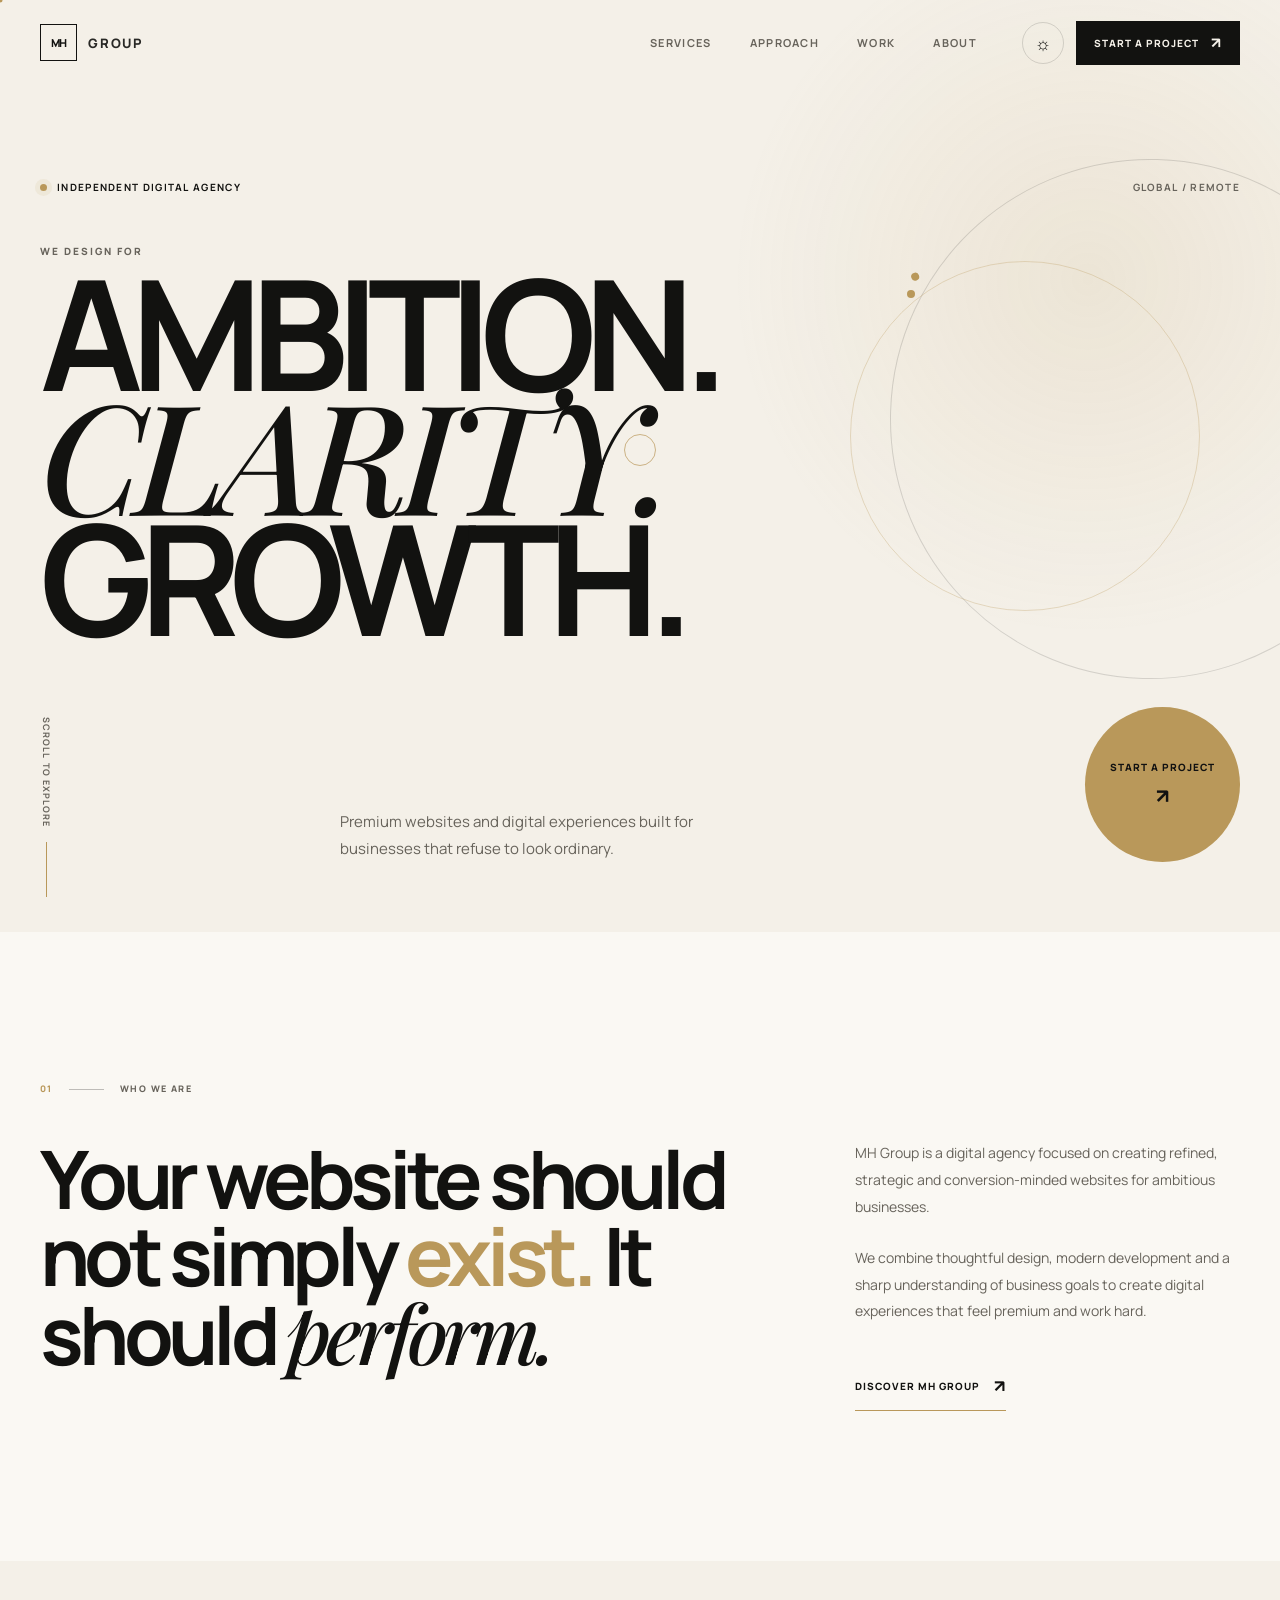
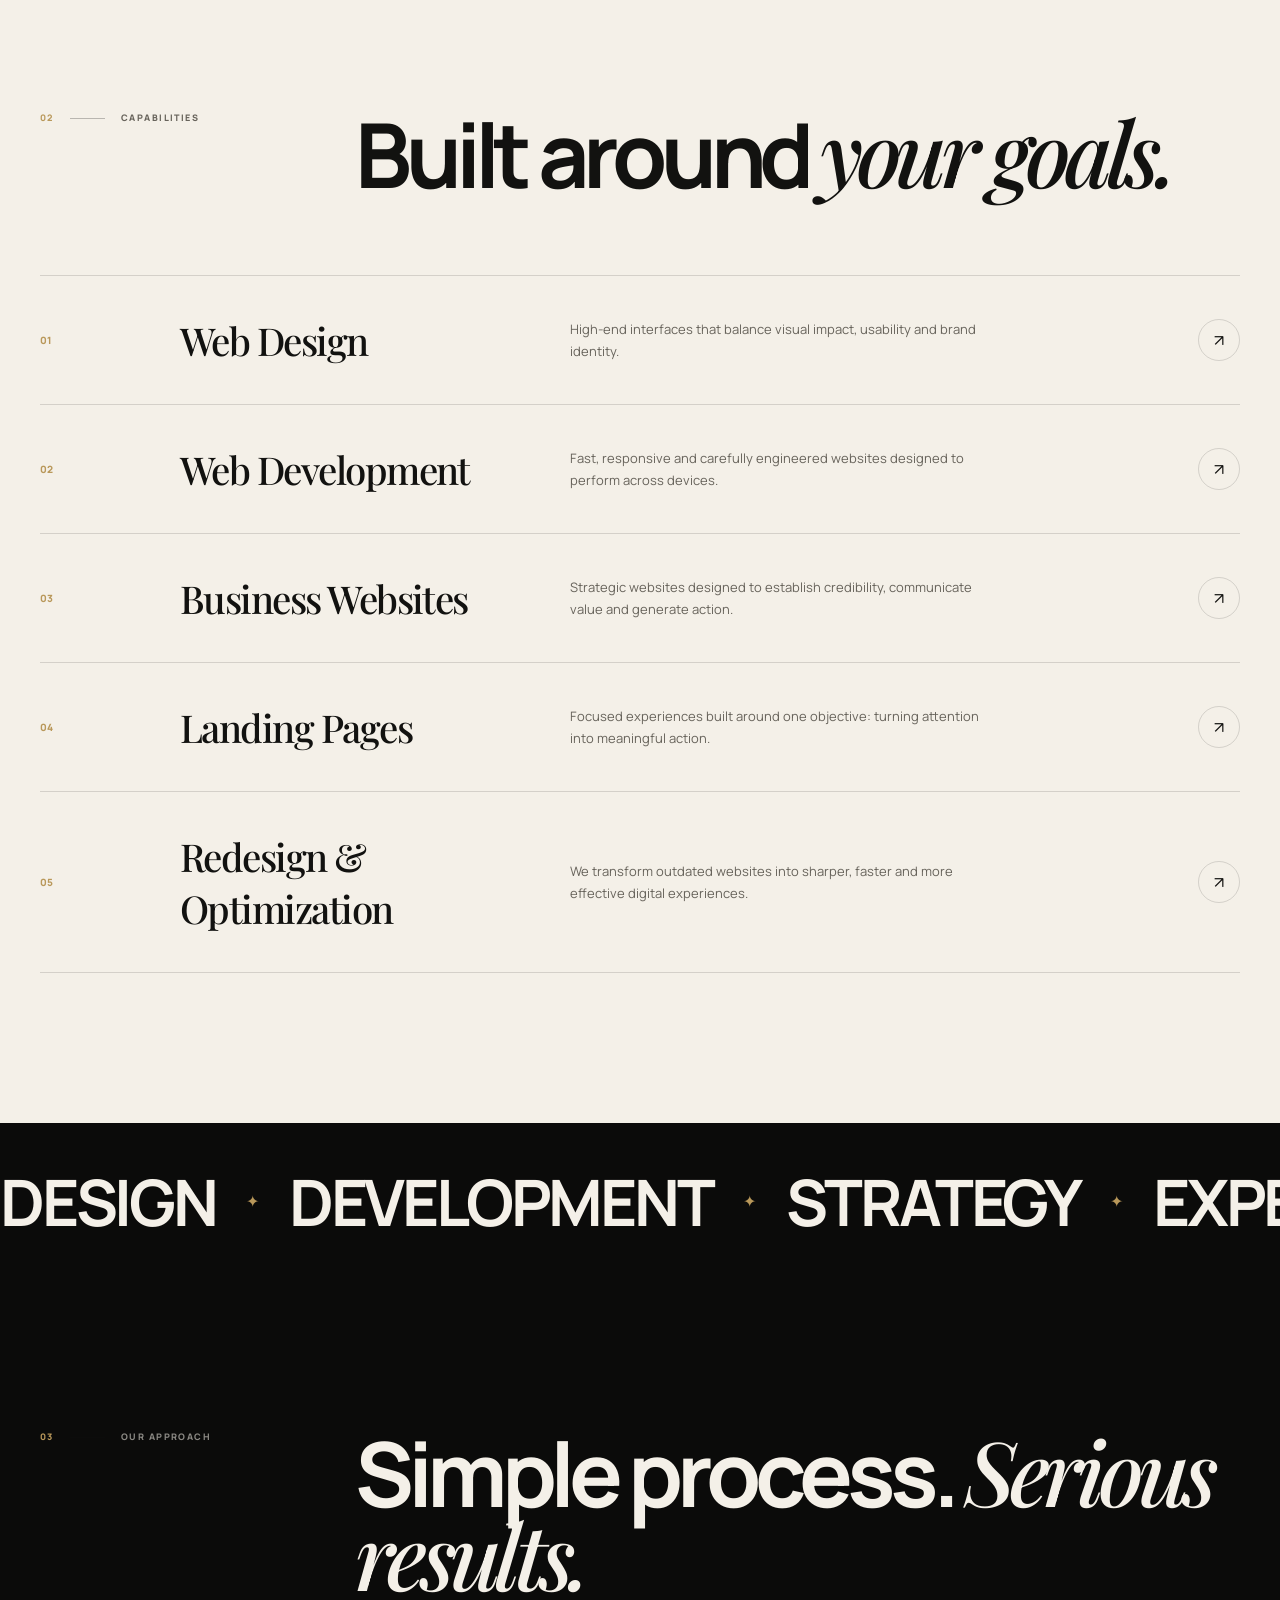
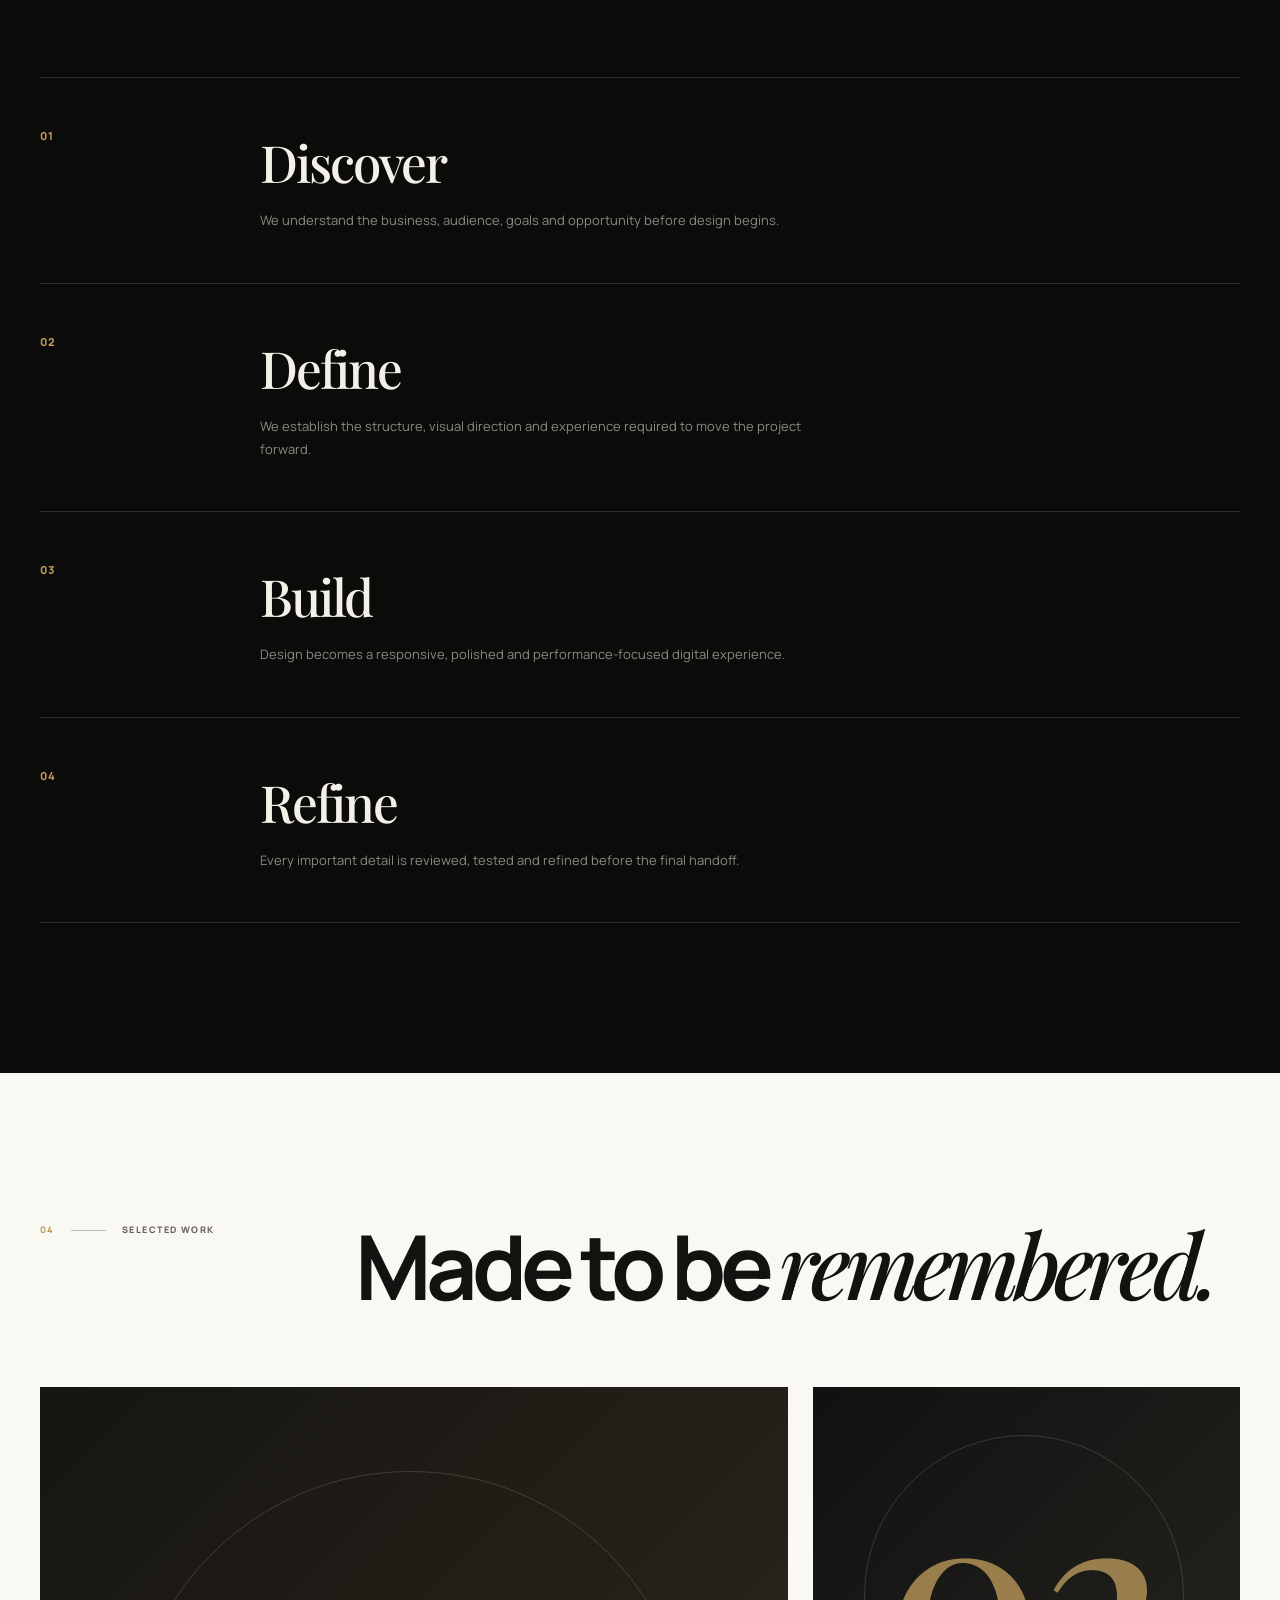
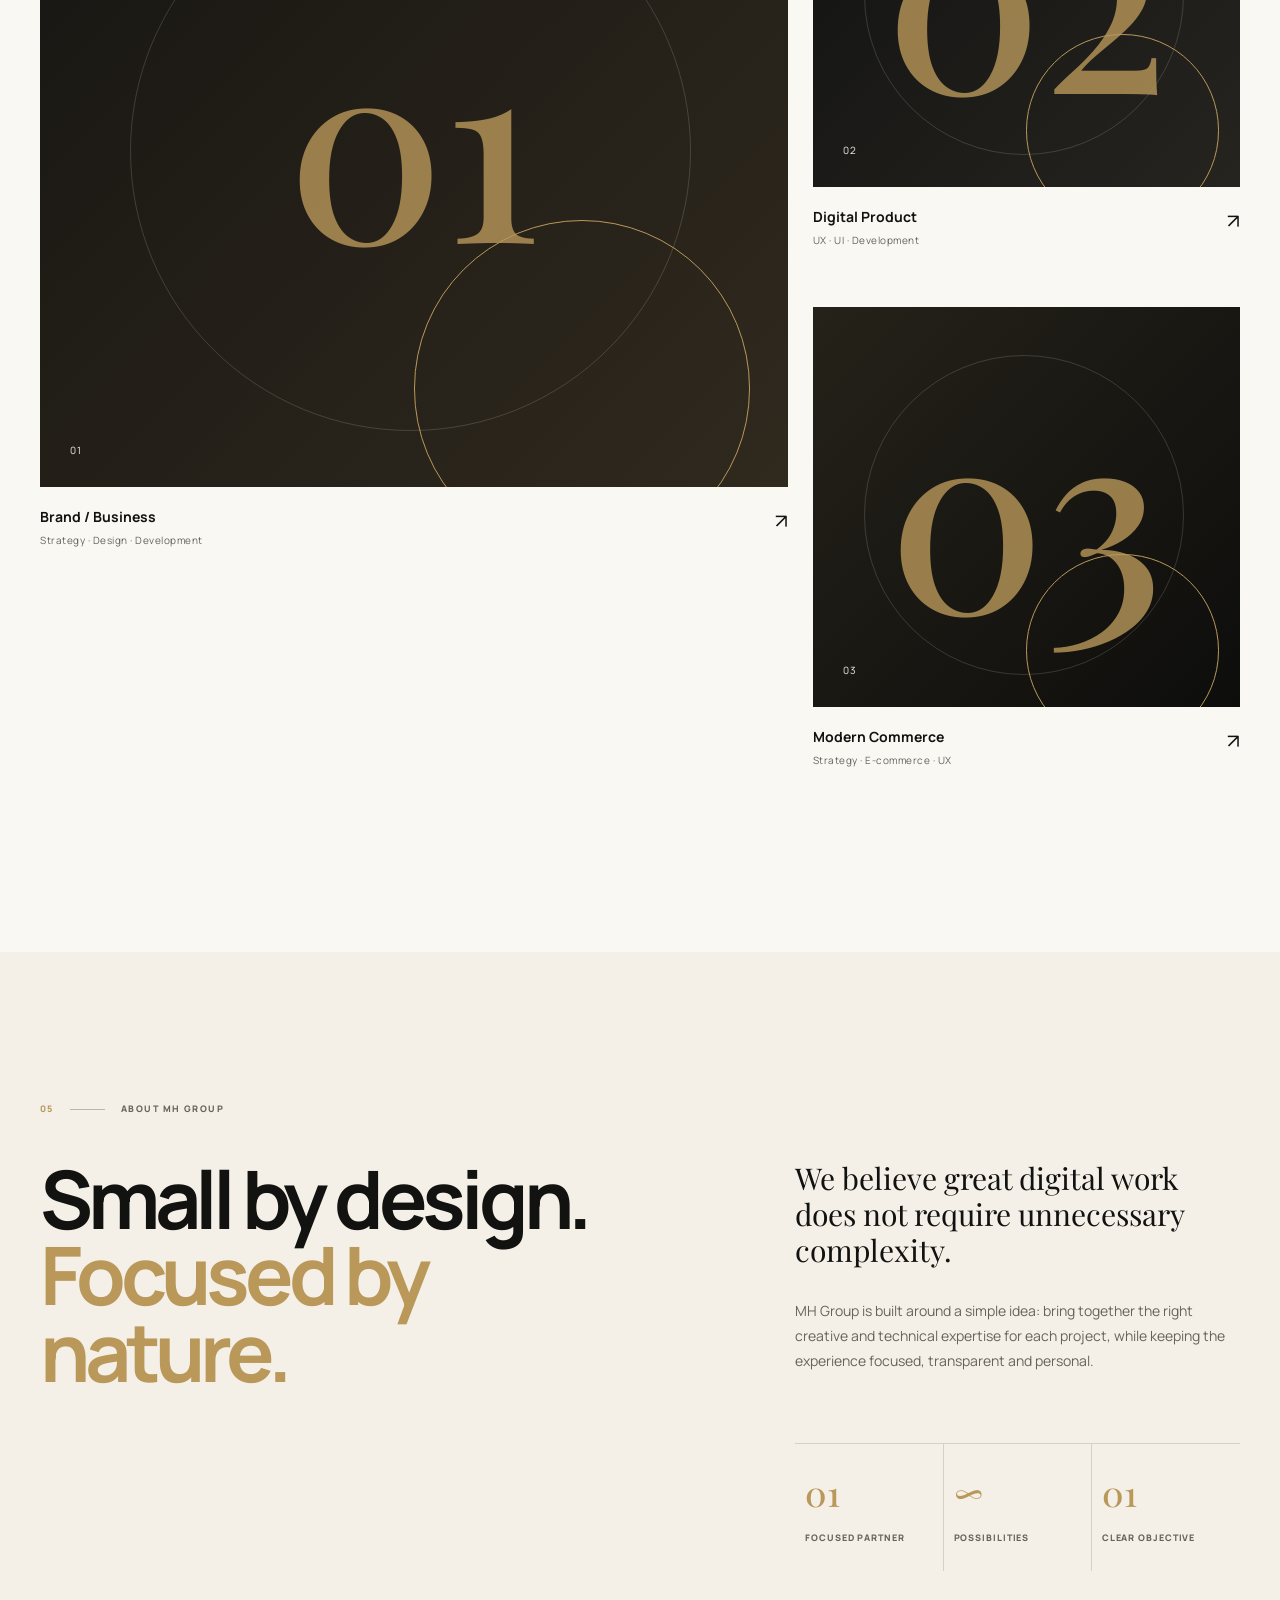
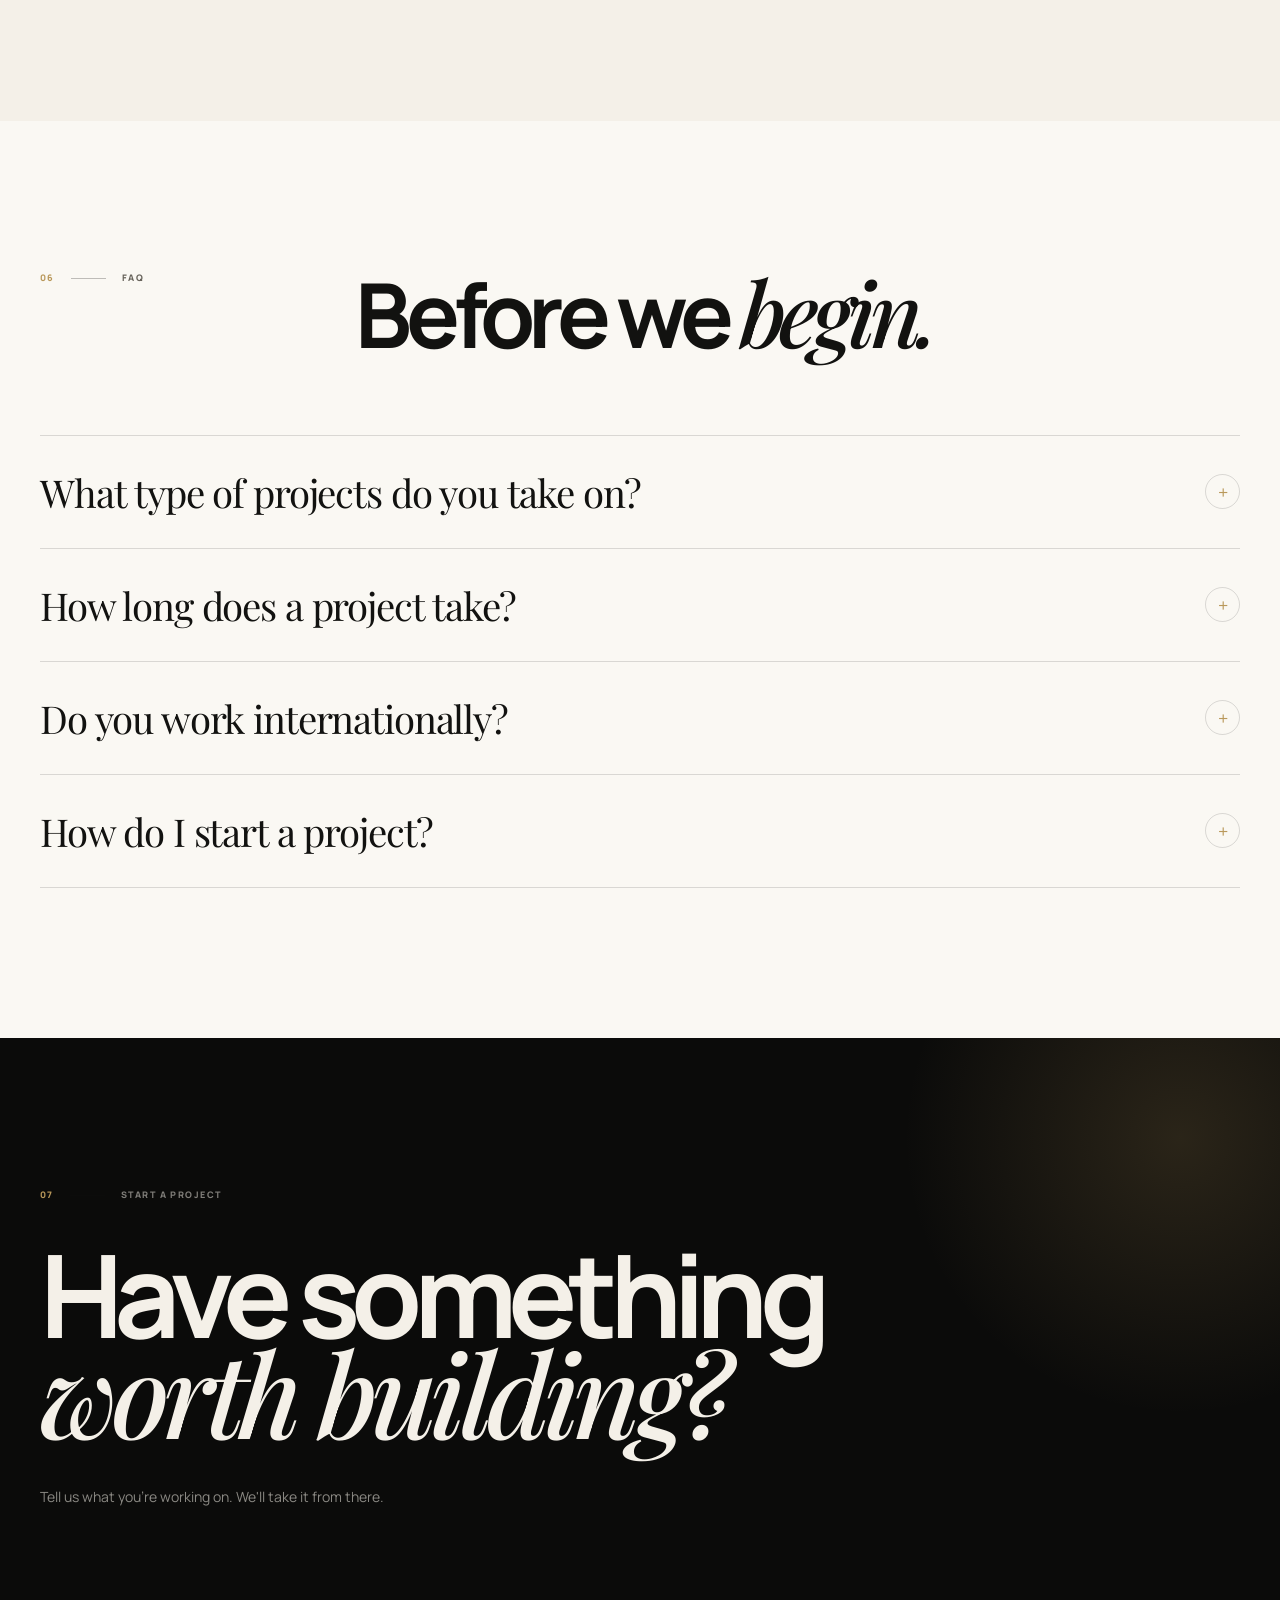
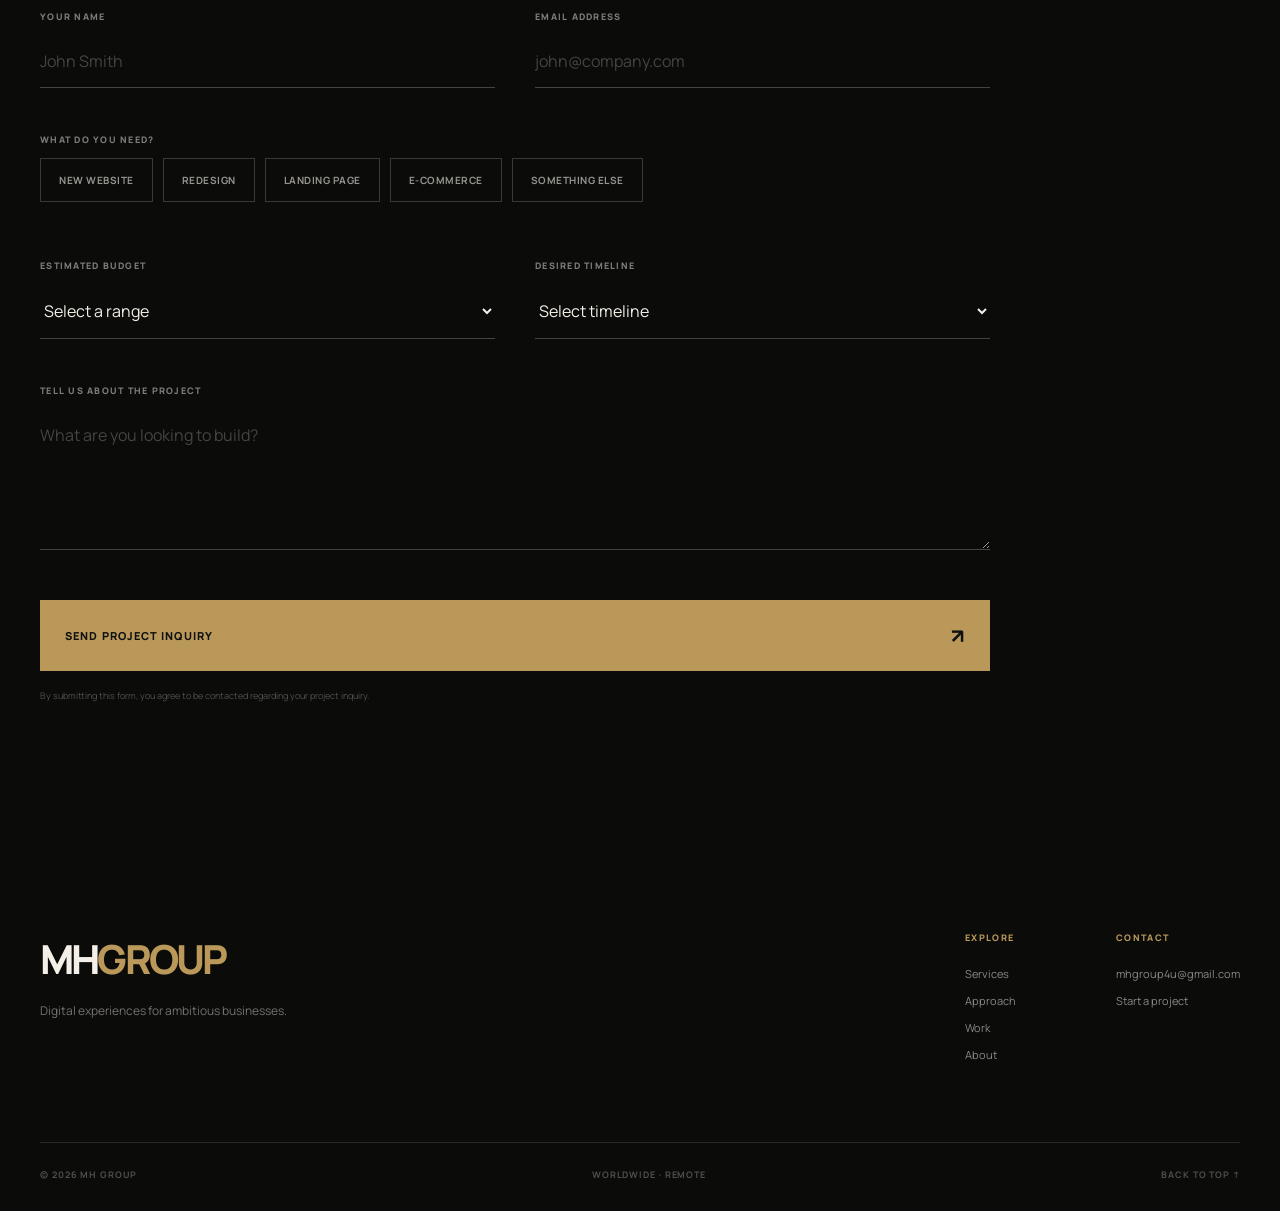
<file: index.html>
<!DOCTYPE html>
<html lang="en">
<head>
  <meta charset="UTF-8" />
  <meta
    name="viewport"
    content="width=device-width, initial-scale=1.0"
  />

  <title>MH Group — Digital Experiences</title>

  <meta
    name="description"
    content="MH Group creates premium websites and digital experiences for ambitious businesses worldwide."
  />

  <meta name="theme-color" content="#f4f0e8" />

  <link rel="preconnect" href="https://fonts.googleapis.com" />
  <link rel="preconnect" href="https://fonts.gstatic.com" crossorigin />

  <link
    href="https://fonts.googleapis.com/css2?family=DM+Sans:wght@400;500;600;700&family=Manrope:wght@400;500;600;700;800&family=Playfair+Display:ital,wght@0,500;0,600;0,700;1,500;1,600&display=swap"
    rel="stylesheet"
  />

  <link rel="stylesheet" href="style.css" />
</head>

<body>

  <!-- =====================================================
       CURSOR
  ====================================================== -->

  <div class="cursor-dot"></div>
  <div class="cursor-ring"></div>


  <!-- =====================================================
       HEADER
  ====================================================== -->

  <header class="site-header" id="top">

    <a href="#home" class="brand" aria-label="MH Group Home">
      <span class="brand-mark">MH</span>
      <span class="brand-name">GROUP</span>
    </a>

    <nav class="desktop-nav" aria-label="Primary navigation">
      <a href="#services">Services</a>
      <a href="#approach">Approach</a>
      <a href="#work">Work</a>
      <a href="#about">About</a>
    </nav>

    <div class="header-actions">

      <button
        class="theme-toggle"
        type="button"
        aria-label="Toggle color theme"
      >
        <span class="theme-icon theme-sun">☼</span>
        <span class="theme-icon theme-moon">☾</span>
      </button>

      <a href="#contact" class="header-cta">
        Start a Project
        <span>↗</span>
      </a>

      <button
        class="menu-toggle"
        type="button"
        aria-label="Open menu"
        aria-expanded="false"
      >
        <span></span>
        <span></span>
      </button>

    </div>

  </header>


  <!-- =====================================================
       MOBILE MENU
  ====================================================== -->

  <div class="mobile-menu">

    <div class="mobile-menu-inner">

      <p class="eyebrow">Navigation</p>

      <nav>
        <a href="#services">Services <span>01</span></a>
        <a href="#approach">Approach <span>02</span></a>
        <a href="#work">Selected Work <span>03</span></a>
        <a href="#about">About <span>04</span></a>
        <a href="#contact">Start a Project <span>05</span></a>
      </nav>

      <div class="mobile-menu-footer">
        <span>Worldwide</span>
        <span>© <span class="year"></span> MH Group</span>
      </div>

    </div>

  </div>


  <main>

    <!-- ===================================================
         HERO
    ==================================================== -->

    <section class="hero section" id="home">

      <div class="hero-noise"></div>

      <div class="hero-orbit orbit-one"></div>
      <div class="hero-orbit orbit-two"></div>

      <div class="hero-content">

        <div class="hero-topline reveal">
          <span class="status-dot"></span>
          <span>Independent Digital Agency</span>

          <span class="hero-location">
            Global / Remote
          </span>
        </div>

        <div class="hero-heading-wrap">

          <p class="hero-small reveal">
            WE DESIGN FOR
          </p>

          <h1 class="hero-title">
            <span class="line reveal">AMBITION.</span>
            <span class="line reveal">
              <em>CLARITY.</em>
            </span>
            <span class="line reveal">GROWTH.</span>
          </h1>

        </div>

        <div class="hero-bottom">

          <p class="hero-description reveal">
            Premium websites and digital experiences
            built for businesses that refuse to look ordinary.
          </p>

          <a href="#contact" class="hero-button magnetic reveal">
            <span>Start a Project</span>
            <span class="button-arrow">↗</span>
          </a>

        </div>

      </div>

      <div class="hero-scroll">
        <span>Scroll to explore</span>
        <span class="scroll-line"></span>
      </div>

    </section>


    <!-- ===================================================
         INTRO
    ==================================================== -->

    <section class="intro section">

      <div class="container">

        <div class="section-meta reveal">
          <span>01</span>
          <span>Who We Are</span>
        </div>

        <div class="intro-grid">

          <h2 class="display-title reveal">
            Your website should not simply
            <span>exist.</span>
            It should
            <i>perform.</i>
          </h2>

          <div class="intro-copy reveal">

            <p>
              MH Group is a digital agency focused on creating
              refined, strategic and conversion-minded websites
              for ambitious businesses.
            </p>

            <p>
              We combine thoughtful design, modern development
              and a sharp understanding of business goals to
              create digital experiences that feel premium
              and work hard.
            </p>

            <a href="#about" class="text-link">
              Discover MH Group
              <span>↗</span>
            </a>

          </div>

        </div>

      </div>

    </section>


    <!-- ===================================================
         SERVICES
    ==================================================== -->

    <section class="services section" id="services">

      <div class="container">

        <div class="section-heading reveal">

          <div class="section-meta">
            <span>02</span>
            <span>Capabilities</span>
          </div>

          <h2>
            Built around
            <em>your goals.</em>
          </h2>

        </div>

        <div class="service-list">

          <article class="service-item reveal">

            <div class="service-number">01</div>

            <div class="service-main">
              <h3>Web Design</h3>

              <p>
                High-end interfaces that balance
                visual impact, usability and brand identity.
              </p>
            </div>

            <div class="service-arrow">↗</div>

          </article>


          <article class="service-item reveal">

            <div class="service-number">02</div>

            <div class="service-main">
              <h3>Web Development</h3>

              <p>
                Fast, responsive and carefully engineered
                websites designed to perform across devices.
              </p>
            </div>

            <div class="service-arrow">↗</div>

          </article>


          <article class="service-item reveal">

            <div class="service-number">03</div>

            <div class="service-main">
              <h3>Business Websites</h3>

              <p>
                Strategic websites designed to establish
                credibility, communicate value and generate action.
              </p>
            </div>

            <div class="service-arrow">↗</div>

          </article>


          <article class="service-item reveal">

            <div class="service-number">04</div>

            <div class="service-main">
              <h3>Landing Pages</h3>

              <p>
                Focused experiences built around one objective:
                turning attention into meaningful action.
              </p>
            </div>

            <div class="service-arrow">↗</div>

          </article>


          <article class="service-item reveal">

            <div class="service-number">05</div>

            <div class="service-main">
              <h3>Redesign &amp; Optimization</h3>

              <p>
                We transform outdated websites into sharper,
                faster and more effective digital experiences.
              </p>
            </div>

            <div class="service-arrow">↗</div>

          </article>

        </div>

      </div>

    </section>


    <!-- ===================================================
         MARQUEE
    ==================================================== -->

    <section class="marquee-section">

      <div class="marquee">

        <div class="marquee-track">

          <span>DESIGN</span>
          <i>✦</i>
          <span>DEVELOPMENT</span>
          <i>✦</i>
          <span>STRATEGY</span>
          <i>✦</i>
          <span>EXPERIENCE</span>
          <i>✦</i>

          <span>DESIGN</span>
          <i>✦</i>
          <span>DEVELOPMENT</span>
          <i>✦</i>
          <span>STRATEGY</span>
          <i>✦</i>
          <span>EXPERIENCE</span>
          <i>✦</i>

        </div>

      </div>

    </section>


    <!-- ===================================================
         APPROACH
    ==================================================== -->

    <section class="approach section" id="approach">

      <div class="container">

        <div class="section-heading reveal">

          <div class="section-meta">
            <span>03</span>
            <span>Our Approach</span>
          </div>

          <h2>
            Simple process.
            <em>Serious results.</em>
          </h2>

        </div>


        <div class="process-list">

          <article class="process-item reveal">

            <div class="process-number">01</div>

            <div>
              <h3>Discover</h3>
              <p>
                We understand the business, audience,
                goals and opportunity before design begins.
              </p>
            </div>

          </article>


          <article class="process-item reveal">

            <div class="process-number">02</div>

            <div>
              <h3>Define</h3>
              <p>
                We establish the structure, visual direction
                and experience required to move the project forward.
              </p>
            </div>

          </article>


          <article class="process-item reveal">

            <div class="process-number">03</div>

            <div>
              <h3>Build</h3>
              <p>
                Design becomes a responsive, polished and
                performance-focused digital experience.
              </p>
            </div>

          </article>


          <article class="process-item reveal">

            <div class="process-number">04</div>

            <div>
              <h3>Refine</h3>
              <p>
                Every important detail is reviewed, tested
                and refined before the final handoff.
              </p>
            </div>

          </article>

        </div>

      </div>

    </section>


    <!-- ===================================================
         WORK
    ==================================================== -->

    <section class="work section" id="work">

      <div class="container">

        <div class="section-heading work-heading reveal">

          <div class="section-meta">
            <span>04</span>
            <span>Selected Work</span>
          </div>

          <h2>
            Made to be
            <em>remembered.</em>
          </h2>

        </div>


        <div class="work-grid">

          <article class="project-card project-large reveal">

            <div class="project-visual project-visual-one">
              <span>01</span>
              <strong>01</strong>
            </div>

            <div class="project-info">
              <div>
                <h3>Brand / Business</h3>
                <p>Strategy · Design · Development</p>
              </div>

              <span>↗</span>
            </div>

          </article>


          <article class="project-card reveal">

            <div class="project-visual project-visual-two">
              <span>02</span>
              <strong>02</strong>
            </div>

            <div class="project-info">
              <div>
                <h3>Digital Product</h3>
                <p>UX · UI · Development</p>
              </div>

              <span>↗</span>
            </div>

          </article>


          <article class="project-card reveal">

            <div class="project-visual project-visual-three">
              <span>03</span>
              <strong>03</strong>
            </div>

            <div class="project-info">
              <div>
                <h3>Modern Commerce</h3>
                <p>Strategy · E-commerce · UX</p>
              </div>

              <span>↗</span>
            </div>

          </article>

        </div>

      </div>

    </section>


    <!-- ===================================================
         ABOUT
    ==================================================== -->

    <section class="about section" id="about">

      <div class="container">

        <div class="section-meta reveal">
          <span>05</span>
          <span>About MH Group</span>
        </div>

        <div class="about-layout">

          <h2 class="display-title reveal">
            Small by design.
            <span>Focused by nature.</span>
          </h2>

          <div class="about-content reveal">

            <p class="about-lead">
              We believe great digital work does not require
              unnecessary complexity.
            </p>

            <p>
              MH Group is built around a simple idea:
              bring together the right creative and technical
              expertise for each project, while keeping the
              experience focused, transparent and personal.
            </p>

            <div class="about-stats">

              <div>
                <strong>01</strong>
                <span>Focused partner</span>
              </div>

              <div>
                <strong>∞</strong>
                <span>Possibilities</span>
              </div>

              <div>
                <strong>01</strong>
                <span>Clear objective</span>
              </div>

            </div>

          </div>

        </div>

      </div>

    </section>


    <!-- ===================================================
         FAQ
    ==================================================== -->

    <section class="faq section">

      <div class="container">

        <div class="section-heading reveal">

          <div class="section-meta">
            <span>06</span>
            <span>FAQ</span>
          </div>

          <h2>
            Before we
            <em>begin.</em>
          </h2>

        </div>


        <div class="faq-list">

          <div class="faq-item reveal">

            <button class="faq-question">
              What type of projects do you take on?
              <span>+</span>
            </button>

            <div class="faq-answer">
              <p>
                We work with businesses, brands and
                organizations that need a new website,
                redesign, landing page or digital experience.
              </p>
            </div>

          </div>


          <div class="faq-item reveal">

            <button class="faq-question">
              How long does a project take?
              <span>+</span>
            </button>

            <div class="faq-answer">
              <p>
                Timelines depend on the scope and complexity
                of the project. After understanding your needs,
                we establish a clear delivery timeline.
              </p>
            </div>

          </div>


          <div class="faq-item reveal">

            <button class="faq-question">
              Do you work internationally?
              <span>+</span>
            </button>

            <div class="faq-answer">
              <p>
                Yes. MH Group is designed to work remotely
                with clients across different markets and time zones.
              </p>
            </div>

          </div>


          <div class="faq-item reveal">

            <button class="faq-question">
              How do I start a project?
              <span>+</span>
            </button>

            <div class="faq-answer">
              <p>
                Submit a project inquiry with the basic details
                of your project. We will review the information
                and determine the next steps.
              </p>
            </div>

          </div>

        </div>

      </div>

    </section>


    <!-- ===================================================
         CONTACT
    ==================================================== -->

    <section class="contact section" id="contact">

      <div class="contact-glow"></div>

      <div class="container">

        <div class="contact-header reveal">

          <div class="section-meta">
            <span>07</span>
            <span>Start a Project</span>
          </div>

          <h2>
            Have something
            <em>worth building?</em>
          </h2>

          <p>
            Tell us what you're working on.
            We'll take it from there.
          </p>

        </div>


        <form class="project-form" id="projectForm">

          <div class="form-row">

            <div class="field">
              <label for="name">Your Name</label>
              <input
                id="name"
                name="name"
                type="text"
                placeholder="John Smith"
                required
              />
            </div>

            <div class="field">
              <label for="email">Email Address</label>
              <input
                id="email"
                name="email"
                type="email"
                placeholder="john@company.com"
                required
              />
            </div>

          </div>


          <div class="field">

            <label>What do you need?</label>

            <div class="choice-grid">

              <label class="choice">
                <input
                  type="checkbox"
                  name="service"
                  value="New Website"
                />
                <span>New Website</span>
              </label>

              <label class="choice">
                <input
                  type="checkbox"
                  name="service"
                  value="Redesign"
                />
                <span>Redesign</span>
              </label>

              <label class="choice">
                <input
                  type="checkbox"
                  name="service"
                  value="Landing Page"
                />
                <span>Landing Page</span>
              </label>

              <label class="choice">
                <input
                  type="checkbox"
                  name="service"
                  value="E-commerce"
                />
                <span>E-commerce</span>
              </label>

              <label class="choice">
                <input
                  type="checkbox"
                  name="service"
                  value="Other"
                />
                <span>Something else</span>
              </label>

            </div>

          </div>


          <div class="form-row">

            <div class="field">

              <label for="budget">Estimated Budget</label>

              <select id="budget" name="budget">

                <option value="">
                  Select a range
                </option>

                <option value="Under $1,000">
                  Under $1,000
                </option>

                <option value="$1,000 — $3,000">
                  $1,000 — $3,000
                </option>

                <option value="$3,000 — $5,000">
                  $3,000 — $5,000
                </option>

                <option value="$5,000+">
                  $5,000+
                </option>

              </select>

            </div>


            <div class="field">

              <label for="timeline">Desired Timeline</label>

              <select id="timeline" name="timeline">

                <option value="">
                  Select timeline
                </option>

                <option value="ASAP">
                  As soon as possible
                </option>

                <option value="2-4 weeks">
                  2–4 weeks
                </option>

                <option value="1-2 months">
                  1–2 months
                </option>

                <option value="Flexible">
                  Flexible
                </option>

              </select>

            </div>

          </div>


          <div class="field">

            <label for="message">
              Tell us about the project
            </label>

            <textarea
              id="message"
              name="message"
              rows="5"
              placeholder="What are you looking to build?"
            ></textarea>

          </div>


          <button class="form-submit" type="submit">

            <span>Send Project Inquiry</span>

            <span>↗</span>

          </button>


          <p class="form-note">
            By submitting this form, you agree to be contacted
            regarding your project inquiry.
          </p>

        </form>

      </div>

    </section>

  </main>


  <!-- =====================================================
       FOOTER
  ====================================================== -->

  <footer class="site-footer">

    <div class="container">

      <div class="footer-top">

        <div>

          <a href="#home" class="footer-brand">
            MH<span>GROUP</span>
          </a>

          <p>
            Digital experiences for ambitious businesses.
          </p>

        </div>


        <div class="footer-links">

          <div>

            <span class="footer-label">Explore</span>

            <a href="#services">Services</a>
            <a href="#approach">Approach</a>
            <a href="#work">Work</a>
            <a href="#about">About</a>

          </div>


          <div>

            <span class="footer-label">Contact</span>

            <a href="mailto:mhgroup4u@gmail.com">
              mhgroup4u@gmail.com
            </a>

            <a href="#contact">
              Start a project
            </a>

          </div>

        </div>

      </div>


      <div class="footer-bottom">

        <span>
          © <span class="year"></span> MH Group
        </span>

        <span>
          Worldwide · Remote
        </span>

        <a href="#top">
          Back to top ↑
        </a>

      </div>

    </div>

  </footer>


  <div class="toast" role="status">
    Your inquiry has been prepared.
  </div>


  <script src="script.js"></script>

</body>
</html>
</file>
<file: style.css>
/* =========================================================
   MH GROUP
   Luxury Editorial Agency
========================================================= */

:root {
  --cream: #f4f0e8;
  --cream-2: #ebe5d9;
  --paper: #faf8f3;

  --black: #0b0b0a;
  --black-2: #121210;
  --black-3: #1a1916;

  --gold: #b9985a;
  --gold-light: #d2b978;

  --text: #121210;
  --text-soft: #67635b;

  --line: rgba(18, 18, 16, 0.14);
  --line-strong: rgba(18, 18, 16, 0.26);

  --serif: "Playfair Display", Georgia, serif;
  --sans: "Manrope", "DM Sans", Arial, sans-serif;

  --container: 1380px;

  --ease: cubic-bezier(.22, .61, .36, 1);
}


body.dark {
  --cream: #0b0b0a;
  --cream-2: #11110f;
  --paper: #151512;

  --black: #f5f1e8;
  --black-2: #e8e3d8;
  --black-3: #d4cec1;

  --gold: #c7a963;
  --gold-light: #dfc37c;

  --text: #f5f1e8;
  --text-soft: #a7a195;

  --line: rgba(245, 241, 232, 0.14);
  --line-strong: rgba(245, 241, 232, 0.26);
}


/* =========================================================
   RESET
========================================================= */

*,
*::before,
*::after {
  box-sizing: border-box;
}

html {
  scroll-behavior: smooth;
  font-size: 16px;
}

body {
  margin: 0;
  background: var(--cream);
  color: var(--text);
  font-family: var(--sans);
  overflow-x: hidden;
  transition:
    background .5s var(--ease),
    color .5s var(--ease);
}

body.menu-open {
  overflow: hidden;
}

img {
  max-width: 100%;
  display: block;
}

button,
input,
textarea,
select {
  font: inherit;
}

button {
  border: 0;
}

a {
  color: inherit;
  text-decoration: none;
}

::selection {
  background: var(--gold);
  color: #111;
}


/* =========================================================
   CONTAINER
========================================================= */

.container {
  width: min(
    calc(100% - 80px),
    var(--container)
  );

  margin-inline: auto;
}

.section {
  position: relative;
  padding: 150px 0;
}


/* =========================================================
   HEADER
========================================================= */

.site-header {
  position: fixed;
  top: 0;
  left: 0;

  width: 100%;
  height: 86px;

  padding: 0 40px;

  display: flex;
  align-items: center;
  justify-content: space-between;

  z-index: 1000;

  border-bottom: 1px solid transparent;

  transition:
    background .4s var(--ease),
    border-color .4s var(--ease),
    height .4s var(--ease),
    color .4s var(--ease);
}

.site-header.scrolled {
  height: 72px;

  background:
    color-mix(
      in srgb,
      var(--cream) 86%,
      transparent
    );

  backdrop-filter: blur(20px);

  border-color: var(--line);
}

.brand {
  display: inline-flex;
  align-items: center;
  gap: 11px;

  font-size: 13px;
  font-weight: 800;
  letter-spacing: .14em;
}

.brand-mark {
  width: 37px;
  height: 37px;

  display: grid;
  place-items: center;

  border: 1px solid var(--text);

  font-size: 11px;
  letter-spacing: -.05em;

  transition: transform .3s var(--ease);
}

.brand:hover .brand-mark {
  transform: rotate(45deg);
}

.brand-name {
  opacity: .9;
}

.desktop-nav {
  display: flex;
  align-items: center;
  gap: 38px;

  margin-left: auto;
  margin-right: 45px;
}

.desktop-nav a {
  position: relative;

  font-size: 11px;
  font-weight: 700;

  letter-spacing: .12em;
  text-transform: uppercase;

  color: var(--text-soft);

  transition: color .3s ease;
}

.desktop-nav a::after {
  content: "";

  position: absolute;

  left: 0;
  bottom: -7px;

  width: 100%;
  height: 1px;

  background: var(--gold);

  transform: scaleX(0);
  transform-origin: right;

  transition: transform .35s var(--ease);
}

.desktop-nav a:hover {
  color: var(--text);
}

.desktop-nav a:hover::after {
  transform: scaleX(1);
  transform-origin: left;
}

.header-actions {
  display: flex;
  align-items: center;
  gap: 12px;
}

.theme-toggle {
  width: 42px;
  height: 42px;

  border-radius: 50%;

  display: grid;
  place-items: center;

  cursor: pointer;

  background: transparent;
  color: var(--text);

  border: 1px solid var(--line);

  transition:
    background .3s ease,
    transform .3s ease;
}

.theme-toggle:hover {
  background: var(--cream-2);
  transform: rotate(10deg);
}

.theme-icon {
  grid-area: 1 / 1;

  font-size: 18px;

  transition:
    opacity .3s ease,
    transform .3s ease;
}

body:not(.dark) .theme-moon,
body.dark .theme-sun {
  opacity: 0;
  transform: scale(.5);
}

.header-cta {
  display: flex;
  align-items: center;
  gap: 12px;

  height: 44px;
  padding: 0 18px;

  background: var(--text);
  color: var(--cream);

  font-size: 10px;
  font-weight: 800;
  letter-spacing: .1em;
  text-transform: uppercase;

  transition:
    transform .3s var(--ease),
    background .3s ease;
}

.header-cta:hover {
  transform: translateY(-2px);
  background: var(--gold);
  color: #111;
}

.header-cta span {
  font-size: 15px;
}

.menu-toggle {
  display: none;

  width: 43px;
  height: 43px;

  background: transparent;

  cursor: pointer;

  border: 1px solid var(--line);
}

.menu-toggle span {
  display: block;

  width: 17px;
  height: 1px;

  margin: 4px auto;

  background: var(--text);

  transition: transform .3s var(--ease);
}


/* =========================================================
   MOBILE MENU
========================================================= */

.mobile-menu {
  position: fixed;
  inset: 0;

  background: var(--black);

  color: var(--cream);

  z-index: 900;

  opacity: 0;
  visibility: hidden;

  transform: translateY(-20px);

  transition:
    opacity .45s var(--ease),
    transform .45s var(--ease),
    visibility .45s;
}

.mobile-menu.open {
  opacity: 1;
  visibility: visible;
  transform: translateY(0);
}

.mobile-menu-inner {
  height: 100%;

  padding:
    120px
    30px
    30px;

  display: flex;
  flex-direction: column;
}

.mobile-menu .eyebrow {
  color: var(--gold);
}

.mobile-menu nav {
  display: flex;
  flex-direction: column;

  margin-top: 30px;
}

.mobile-menu nav a {
  padding: 18px 0;

  display: flex;
  justify-content: space-between;

  border-bottom: 1px solid rgba(244, 240, 232, .15);

  font-family: var(--serif);
  font-size: clamp(34px, 9vw, 64px);
}

.mobile-menu nav span {
  font-family: var(--sans);
  font-size: 10px;
  color: var(--gold);
}

.mobile-menu-footer {
  margin-top: auto;

  display: flex;
  justify-content: space-between;

  color: rgba(244,240,232,.5);

  font-size: 10px;
  letter-spacing: .1em;
  text-transform: uppercase;
}


/* =========================================================
   HERO
========================================================= */

.hero {
  min-height: 100svh;

  padding:
    180px 40px
    70px;

  display: flex;
  align-items: center;

  overflow: hidden;

  background:
    radial-gradient(
      circle at 85% 30%,
      rgba(185,152,90,.13),
      transparent 28%
    ),
    var(--cream);
}

.hero-content {
  width: min(100%, var(--container));
  margin: auto;
  position: relative;
  z-index: 3;
}

.hero-topline {
  display: flex;
  align-items: center;
  gap: 10px;

  margin-bottom: 50px;

  font-size: 10px;
  font-weight: 700;

  letter-spacing: .13em;
  text-transform: uppercase;
}

.status-dot {
  width: 7px;
  height: 7px;

  background: var(--gold);

  border-radius: 50%;

  box-shadow:
    0 0 0 5px
    rgba(185,152,90,.1);

  animation: pulse 2s infinite;
}

.hero-location {
  margin-left: auto;
  color: var(--text-soft);
}

.hero-small {
  margin: 0 0 15px;

  font-size: 10px;
  font-weight: 800;

  letter-spacing: .2em;
  color: var(--text-soft);
}

.hero-title {
  margin: 0;

  font-size:
    clamp(
      65px,
      12vw,
      185px
    );

  line-height: .78;

  font-weight: 700;

  letter-spacing: -.075em;

  text-transform: uppercase;

  max-width: 1100px;
}

.hero-title .line {
  display: block;
}

.hero-title em {
  font-family: var(--serif);
  font-weight: 500;
  text-transform: none;
  letter-spacing: -.06em;
}

.hero-bottom {
  display: flex;
  align-items: flex-end;
  justify-content: space-between;

  gap: 40px;

  margin-top: 70px;

  padding-left: 25%;
}

.hero-description {
  max-width: 420px;

  margin: 0;

  font-size: 15px;
  line-height: 1.8;

  color: var(--text-soft);
}

.hero-button {
  flex-shrink: 0;

  width: 155px;
  height: 155px;

  border-radius: 50%;

  display: flex;
  flex-direction: column;

  align-items: center;
  justify-content: center;

  gap: 8px;

  background: var(--gold);
  color: #111;

  font-size: 10px;
  font-weight: 800;

  letter-spacing: .1em;
  text-transform: uppercase;

  transition:
    transform .5s var(--ease),
    background .3s ease;
}

.hero-button:hover {
  transform: scale(1.08) rotate(-5deg);
  background: var(--gold-light);
}

.button-arrow {
  font-size: 20px;
}

.hero-scroll {
  position: absolute;

  bottom: 35px;
  left: 40px;

  display: flex;
  align-items: center;
  gap: 15px;

  color: var(--text-soft);

  font-size: 9px;
  font-weight: 700;

  letter-spacing: .12em;
  text-transform: uppercase;

  writing-mode: vertical-rl;
}

.scroll-line {
  width: 1px;
  height: 55px;
  background: var(--gold);
}

.hero-orbit {
  position: absolute;

  border: 1px solid var(--line);

  border-radius: 50%;

  pointer-events: none;
}

.orbit-one {
  width: 520px;
  height: 520px;

  right: -130px;
  top: 17%;

  transform: rotate(-20deg);
}

.orbit-two {
  width: 350px;
  height: 350px;

  right: 80px;
  top: 28%;

  border-color: rgba(185,152,90,.3);
}

.hero-orbit::before {
  content: "";

  position: absolute;

  width: 8px;
  height: 8px;

  border-radius: 50%;

  background: var(--gold);

  top: 8%;
  left: 16%;
}


/* =========================================================
   SECTION META
========================================================= */

.section-meta {
  display: flex;
  align-items: center;
  gap: 16px;

  margin-bottom: 45px;

  font-size: 9px;
  font-weight: 800;

  letter-spacing: .16em;
  text-transform: uppercase;

  color: var(--text-soft);
}

.section-meta span:first-child {
  color: var(--gold);
}

.section-meta span:last-child::before {
  content: "";

  display: inline-block;

  width: 35px;
  height: 1px;

  margin-right: 16px;

  vertical-align: middle;

  background: var(--line-strong);
}


/* =========================================================
   INTRO
========================================================= */

.intro {
  background: var(--paper);
}

.intro-grid {
  display: grid;
  grid-template-columns: 1.3fr .7fr;
  gap: 100px;
}

.display-title {
  margin: 0;

  max-width: 900px;

  font-size:
    clamp(45px, 6.3vw, 92px);

  line-height: .95;

  letter-spacing: -.065em;
}

.display-title span {
  color: var(--gold);
}

.display-title i {
  font-family: var(--serif);
  font-weight: 500;
}

.intro-copy {
  align-self: end;

  max-width: 450px;

  color: var(--text-soft);

  line-height: 1.9;

  font-size: 14px;
}

.intro-copy p {
  margin: 0 0 25px;
}

.text-link {
  display: inline-flex;
  align-items: center;
  gap: 14px;

  margin-top: 20px;

  padding-bottom: 8px;

  border-bottom: 1px solid var(--gold);

  color: var(--text);

  font-size: 10px;
  font-weight: 800;

  letter-spacing: .1em;
  text-transform: uppercase;
}

.text-link span {
  font-size: 17px;
}


/* =========================================================
   SERVICES
========================================================= */

.services {
  background: var(--cream);
}

.section-heading {
  display: grid;

  grid-template-columns: .3fr 1fr;

  gap: 50px;

  align-items: start;

  margin-bottom: 80px;
}

.section-heading .section-meta {
  margin: 0;
}

.section-heading h2 {
  margin: 0;

  max-width: 900px;

  font-size:
    clamp(48px, 7vw, 105px);

  line-height: .9;

  letter-spacing: -.07em;
}

.section-heading h2 em {
  font-family: var(--serif);
  font-weight: 500;
}

.service-list {
  border-top: 1px solid var(--line);
}

.service-item {
  display: grid;

  grid-template-columns: 100px 1fr 80px;

  align-items: center;

  gap: 40px;

  padding: 38px 0;

  border-bottom: 1px solid var(--line);

  transition:
    padding .45s var(--ease),
    background .4s ease;
}

.service-item:hover {
  padding-left: 25px;
  padding-right: 25px;

  background: var(--cream-2);
}

.service-number {
  color: var(--gold);

  font-size: 10px;
  font-weight: 800;
}

.service-main {
  display: flex;
  align-items: center;

  gap: 70px;
}

.service-main h3 {
  width: 34%;

  margin: 0;

  font-family: var(--serif);

  font-size:
    clamp(27px, 3vw, 45px);

  font-weight: 500;

  letter-spacing: -.04em;
}

.service-main p {
  max-width: 420px;

  margin: 0;

  color: var(--text-soft);

  font-size: 13px;
  line-height: 1.7;
}

.service-arrow {
  justify-self: end;

  width: 42px;
  height: 42px;

  display: grid;
  place-items: center;

  border: 1px solid var(--line);

  border-radius: 50%;

  transition:
    background .3s ease,
    transform .3s var(--ease);
}

.service-item:hover .service-arrow {
  background: var(--gold);
  color: #111;
  transform: rotate(45deg);
}


/* =========================================================
   MARQUEE
========================================================= */

.marquee-section {
  overflow: hidden;

  padding: 35px 0;

  background: var(--black);
  color: var(--cream);
}

.marquee {
  overflow: hidden;
  white-space: nowrap;
}

.marquee-track {
  display: inline-flex;
  align-items: center;
  gap: 30px;

  min-width: max-content;

  animation: marquee 28s linear infinite;
}

.marquee-track span {
  font-size:
    clamp(35px, 5vw, 75px);

  font-weight: 700;

  letter-spacing: -.05em;
}

.marquee-track i {
  color: var(--gold);
  font-style: normal;
}


/* =========================================================
   APPROACH
========================================================= */

.approach {
  background: var(--black);
  color: var(--cream);
}

.approach .section-meta {
  color: rgba(244,240,232,.55);
}

.approach .section-meta span:first-child {
  color: var(--gold);
}

.process-list {
  border-top: 1px solid rgba(244,240,232,.15);
}

.process-item {
  display: grid;

  grid-template-columns: 160px 1fr;

  gap: 60px;

  padding: 50px 0;

  border-bottom: 1px solid rgba(244,240,232,.15);

  transition:
    padding .4s var(--ease),
    background .4s ease;
}

.process-item:hover {
  padding-left: 25px;
  background: rgba(255,255,255,.025);
}

.process-number {
  color: var(--gold);

  font-size: 11px;
  font-weight: 800;

  letter-spacing: .1em;
}

.process-item h3 {
  margin: 0 0 13px;

  font-family: var(--serif);

  font-size:
    clamp(32px, 4vw, 58px);

  font-weight: 500;

  letter-spacing: -.04em;
}

.process-item p {
  max-width: 550px;

  margin: 0;

  color: rgba(244,240,232,.55);

  font-size: 13px;
  line-height: 1.8;
}


/* =========================================================
   WORK
========================================================= */

.work {
  background: var(--paper);
}

.work-grid {
  display: grid;

  grid-template-columns: 1.4fr .8fr;

  gap: 25px;
}

.project-card {
  min-width: 0;
}

.project-large {
  grid-row: span 2;
}

.project-visual {
  position: relative;

  min-height: 400px;

  display: flex;
  align-items: flex-end;
  justify-content: space-between;

  padding: 30px;

  overflow: hidden;

  background: var(--black);
  color: var(--cream);

  transition: transform .5s var(--ease);
}

.project-large .project-visual {
  min-height: 700px;
}

.project-visual::before,
.project-visual::after {
  content: "";

  position: absolute;

  border-radius: 50%;

  border: 1px solid rgba(255,255,255,.15);
}

.project-visual::before {
  width: 75%;
  aspect-ratio: 1;

  top: 12%;
  left: 12%;
}

.project-visual::after {
  width: 45%;
  aspect-ratio: 1;

  bottom: -10%;
  right: 5%;

  border-color: var(--gold);
}

.project-visual-one {
  background:
    linear-gradient(
      135deg,
      #161512,
      #30291e
    );
}

.project-visual-two {
  background:
    linear-gradient(
      135deg,
      #111,
      #25241f
    );
}

.project-visual-three {
  background:
    linear-gradient(
      135deg,
      #252219,
      #0d0d0c
    );
}

.project-visual span {
  position: relative;
  z-index: 2;

  font-size: 10px;
  letter-spacing: .12em;
}

.project-visual strong {
  position: absolute;

  top: 50%;
  left: 50%;

  transform: translate(-50%, -50%);

  font-family: var(--serif);

  font-size:
    clamp(100px, 20vw, 280px);

  font-weight: 500;

  opacity: .8;

  color: var(--gold);

  z-index: 1;
}

.project-info {
  display: flex;
  justify-content: space-between;

  padding: 20px 0 35px;
}

.project-info h3 {
  margin: 0 0 7px;

  font-size: 14px;
}

.project-info p {
  margin: 0;

  color: var(--text-soft);

  font-size: 10px;

  letter-spacing: .05em;
}

.project-info > span {
  font-size: 20px;
}


/* =========================================================
   ABOUT
========================================================= */

.about {
  background: var(--cream);
}

.about-layout {
  display: grid;

  grid-template-columns: 1fr .7fr;

  gap: 120px;
}

.about-content {
  align-self: end;
}

.about-lead {
  margin: 0 0 30px;

  font-family: var(--serif);

  font-size: 30px;

  line-height: 1.2;
}

.about-content > p:not(.about-lead) {
  color: var(--text-soft);

  font-size: 14px;
  line-height: 1.8;
}

.about-stats {
  display: grid;

  grid-template-columns: repeat(3, 1fr);

  margin-top: 70px;

  border-top: 1px solid var(--line);
}

.about-stats div {
  padding: 25px 10px;

  border-right: 1px solid var(--line);
}

.about-stats div:last-child {
  border-right: 0;
}

.about-stats strong {
  display: block;

  margin-bottom: 8px;

  color: var(--gold);

  font-family: var(--serif);

  font-size: 35px;

  font-weight: 500;
}

.about-stats span {
  color: var(--text-soft);

  font-size: 9px;

  font-weight: 800;

  letter-spacing: .1em;

  text-transform: uppercase;
}


/* =========================================================
   FAQ
========================================================= */

.faq {
  background: var(--paper);
}

.faq-list {
  border-top: 1px solid var(--line);
}

.faq-item {
  border-bottom: 1px solid var(--line);
}

.faq-question {
  width: 100%;

  padding: 30px 0;

  display: flex;
  align-items: center;
  justify-content: space-between;

  text-align: left;

  background: transparent;
  color: var(--text);

  cursor: pointer;

  font-family: var(--serif);

  font-size:
    clamp(23px, 3vw, 40px);

  letter-spacing: -.03em;
}

.faq-question span {
  width: 35px;
  height: 35px;

  display: grid;
  place-items: center;

  border: 1px solid var(--line);

  border-radius: 50%;

  font-family: var(--sans);

  font-size: 18px;

  color: var(--gold);

  transition:
    transform .4s var(--ease),
    background .3s ease;
}

.faq-item.open .faq-question span {
  transform: rotate(45deg);
  background: var(--gold);
  color: #111;
}

.faq-answer {
  display: grid;

  grid-template-rows: 0fr;

  transition:
    grid-template-rows .45s var(--ease);
}

.faq-answer p {
  overflow: hidden;

  max-width: 700px;

  margin: 0;

  color: var(--text-soft);

  font-size: 14px;

  line-height: 1.8;
}

.faq-item.open .faq-answer {
  grid-template-rows: 1fr;
}

.faq-item.open .faq-answer p {
  padding-bottom: 30px;
}


/* =========================================================
   CONTACT
========================================================= */

.contact {
  overflow: hidden;

  background: var(--black);
  color: var(--cream);
}

.contact-glow {
  position: absolute;

  width: 600px;
  height: 600px;

  right: -200px;
  top: -200px;

  border-radius: 50%;

  background:
    radial-gradient(
      circle,
      rgba(185,152,90,.18),
      transparent 65%
    );

  pointer-events: none;
}

.contact-header {
  position: relative;
  z-index: 2;

  max-width: 950px;
}

.contact .section-meta {
  color: rgba(244,240,232,.5);
}

.contact-header h2 {
  margin: 0;

  font-size:
    clamp(60px, 9vw, 140px);

  line-height: .84;

  letter-spacing: -.075em;
}

.contact-header h2 em {
  display: block;

  font-family: var(--serif);

  font-weight: 500;

  letter-spacing: -.06em;
}

.contact-header > p {
  max-width: 430px;

  margin: 45px 0 0;

  color: rgba(244,240,232,.55);

  font-size: 14px;
  line-height: 1.8;
}

.project-form {
  position: relative;
  z-index: 2;

  max-width: 950px;

  margin-top: 100px;
}

.form-row {
  display: grid;

  grid-template-columns: 1fr 1fr;

  gap: 40px;
}

.field {
  margin-bottom: 45px;
}

.field label {
  display: block;

  margin-bottom: 12px;

  color: rgba(244,240,232,.5);

  font-size: 9px;
  font-weight: 800;

  letter-spacing: .14em;
  text-transform: uppercase;
}

.field input,
.field textarea,
.field select {
  width: 100%;

  padding: 15px 0;

  background: transparent;

  color: var(--cream);

  border: 0;
  border-bottom: 1px solid rgba(244,240,232,.25);

  outline: none;

  border-radius: 0;

  transition: border-color .3s ease;
}

.field input::placeholder,
.field textarea::placeholder {
  color: rgba(244,240,232,.25);
}

.field input:focus,
.field textarea:focus,
.field select:focus {
  border-color: var(--gold);
}

.field select option {
  background: #111;
  color: #fff;
}

.choice-grid {
  display: flex;
  flex-wrap: wrap;
  gap: 10px;
}

.choice {
  cursor: pointer;
}

.choice input {
  position: absolute;
  opacity: 0;
}

.choice span {
  display: block;

  padding: 14px 18px;

  border: 1px solid rgba(244,240,232,.2);

  color: rgba(244,240,232,.6);

  font-size: 10px;
  font-weight: 700;

  letter-spacing: .05em;

  transition:
    background .3s ease,
    color .3s ease,
    border-color .3s ease;
}

.choice:hover span {
  border-color: var(--gold);
}

.choice input:checked + span {
  background: var(--gold);
  border-color: var(--gold);

  color: #111;
}

.form-submit {
  width: 100%;

  padding: 22px 25px;

  display: flex;
  justify-content: space-between;
  align-items: center;

  background: var(--gold);
  color: #111;

  cursor: pointer;

  font-size: 11px;
  font-weight: 800;

  letter-spacing: .1em;
  text-transform: uppercase;

  transition:
    background .3s ease,
    transform .3s var(--ease);
}

.form-submit:hover {
  background: var(--gold-light);
  transform: translateY(-3px);
}

.form-submit span:last-child {
  font-size: 20px;
}

.form-note {
  margin-top: 18px;

  color: rgba(244,240,232,.3);

  font-size: 9px;
}


/* =========================================================
   FOOTER
========================================================= */

.site-footer {
  padding: 70px 0 30px;

  background: var(--black);

  color: var(--cream);
}

.footer-top {
  display: flex;
  justify-content: space-between;

  gap: 60px;

  padding-bottom: 80px;

  border-bottom: 1px solid rgba(244,240,232,.13);
}

.footer-brand {
  display: block;

  font-size: 40px;
  font-weight: 800;

  letter-spacing: -.07em;
}

.footer-brand span {
  color: var(--gold);
}

.footer-top > div:first-child p {
  max-width: 250px;

  margin-top: 15px;

  color: rgba(244,240,232,.45);

  font-size: 12px;
  line-height: 1.7;
}

.footer-links {
  display: flex;

  gap: 100px;
}

.footer-links > div {
  display: flex;
  flex-direction: column;
  gap: 12px;
}

.footer-label {
  margin-bottom: 10px;

  color: var(--gold);

  font-size: 9px;
  font-weight: 800;

  letter-spacing: .15em;
  text-transform: uppercase;
}

.footer-links a {
  color: rgba(244,240,232,.55);

  font-size: 11px;

  transition: color .3s ease;
}

.footer-links a:hover {
  color: var(--cream);
}

.footer-bottom {
  display: flex;
  justify-content: space-between;

  padding-top: 25px;

  color: rgba(244,240,232,.3);

  font-size: 9px;
  font-weight: 700;

  letter-spacing: .1em;
  text-transform: uppercase;
}

.footer-bottom a:hover {
  color: var(--gold);
}


/* =========================================================
   TOAST
========================================================= */

.toast {
  position: fixed;

  right: 25px;
  bottom: 25px;

  z-index: 2000;

  padding: 16px 20px;

  background: var(--black);
  color: var(--cream);

  border: 1px solid var(--gold);

  font-size: 11px;

  transform: translateY(120px);

  opacity: 0;

  transition:
    transform .45s var(--ease),
    opacity .45s ease;
}

.toast.show {
  transform: translateY(0);
  opacity: 1;
}


/* =========================================================
   CURSOR
========================================================= */

.cursor-dot,
.cursor-ring {
  position: fixed;

  top: 0;
  left: 0;

  pointer-events: none;

  z-index: 5000;

  transform: translate(-50%, -50%);
}

.cursor-dot {
  width: 5px;
  height: 5px;

  border-radius: 50%;

  background: var(--gold);
}

.cursor-ring {
  width: 32px;
  height: 32px;

  border: 1px solid rgba(185,152,90,.7);

  border-radius: 50%;

  transition:
    width .25s var(--ease),
    height .25s var(--ease),
    background .25s ease;
}

.cursor-ring.active {
  width: 55px;
  height: 55px;

  background: rgba(185,152,90,.1);
}


/* =========================================================
   REVEAL
========================================================= */

.reveal {
  opacity: 0;

  transform: translateY(35px);

  transition:
    opacity .9s var(--ease),
    transform .9s var(--ease);
}

.reveal.visible {
  opacity: 1;
  transform: translateY(0);
}


/* =========================================================
   ANIMATIONS
========================================================= */

@keyframes pulse {
  0%,
  100% {
    transform: scale(1);
    opacity: 1;
  }

  50% {
    transform: scale(.75);
    opacity: .6;
  }
}

@keyframes marquee {
  from {
    transform: translateX(0);
  }

  to {
    transform: translateX(-50%);
  }
}


/* =========================================================
   RESPONSIVE
========================================================= */

@media (max-width: 1000px) {

  .desktop-nav,
  .header-cta {
    display: none;
  }

  .menu-toggle {
    display: block;
  }

  .site-header {
    padding: 0 25px;
  }

  .hero {
    padding-left: 25px;
    padding-right: 25px;
  }

  .hero-bottom {
    padding-left: 10%;
  }

  .intro-grid,
  .about-layout {
    grid-template-columns: 1fr;
    gap: 60px;
  }

  .section-heading {
    grid-template-columns: 1fr;
    gap: 15px;
  }

  .section-heading .section-meta {
    margin-bottom: 20px;
  }

  .service-main {
    gap: 35px;
  }

  .service-main h3 {
    width: 38%;
  }

  .work-grid {
    grid-template-columns: 1fr;
  }

  .project-large {
    grid-row: auto;
  }

  .project-large .project-visual {
    min-height: 550px;
  }

  .about-stats {
    max-width: 600px;
  }
}


@media (max-width: 700px) {

  .container {
    width: min(
      calc(100% - 40px),
      var(--container)
    );
  }

  .section {
    padding: 100px 0;
  }

  .hero {
    min-height: 100svh;

    padding:
      140px 20px
      80px;
  }

  .hero-topline {
    margin-bottom: 60px;
  }

  .hero-location {
    display: none;
  }

  .hero-title {
    font-size:
      clamp(
        57px,
        17vw,
        100px
      );

    line-height: .83;
  }

  .hero-bottom {
    padding: 0;

    margin-top: 55px;

    align-items: flex-start;

    flex-direction: column;
  }

  .hero-button {
    width: 125px;
    height: 125px;
  }

  .hero-scroll {
    display: none;
  }

  .orbit-one {
    width: 350px;
    height: 350px;

    right: -170px;
  }

  .orbit-two {
    width: 250px;
    height: 250px;

    right: -20px;
  }

  .display-title {
    font-size: 48px;
  }

  .service-item {
    grid-template-columns: 35px 1fr 35px;

    gap: 15px;

    padding: 30px 0;
  }

  .service-main {
    display: block;
  }

  .service-main h3 {
    width: auto;

    margin-bottom: 12px;

    font-size: 28px;
  }

  .service-main p {
    font-size: 12px;
  }

  .service-item:hover {
    padding-left: 10px;
    padding-right: 10px;
  }

  .process-item {
    grid-template-columns: 45px 1fr;

    gap: 20px;

    padding: 35px 0;
  }

  .process-item h3 {
    font-size: 35px;
  }

  .project-visual,
  .project-large .project-visual {
    min-height: 350px;
  }

  .form-row {
    grid-template-columns: 1fr;

    gap: 0;
  }

  .contact-header h2 {
    font-size: 58px;
  }

  .footer-top {
    flex-direction: column;
  }

  .footer-links {
    gap: 50px;
    flex-wrap: wrap;
  }

  .footer-bottom {
    flex-direction: column;
    gap: 12px;
  }

  .cursor-dot,
  .cursor-ring {
    display: none;
  }
}


/* =========================================================
   REDUCED MOTION
========================================================= */

@media (prefers-reduced-motion: reduce) {

  html {
    scroll-behavior: auto;
  }

  *,
  *::before,
  *::after {
    animation-duration: .01ms !important;
    animation-iteration-count: 1 !important;
    transition-duration: .01ms !important;
  }

}
</file>
